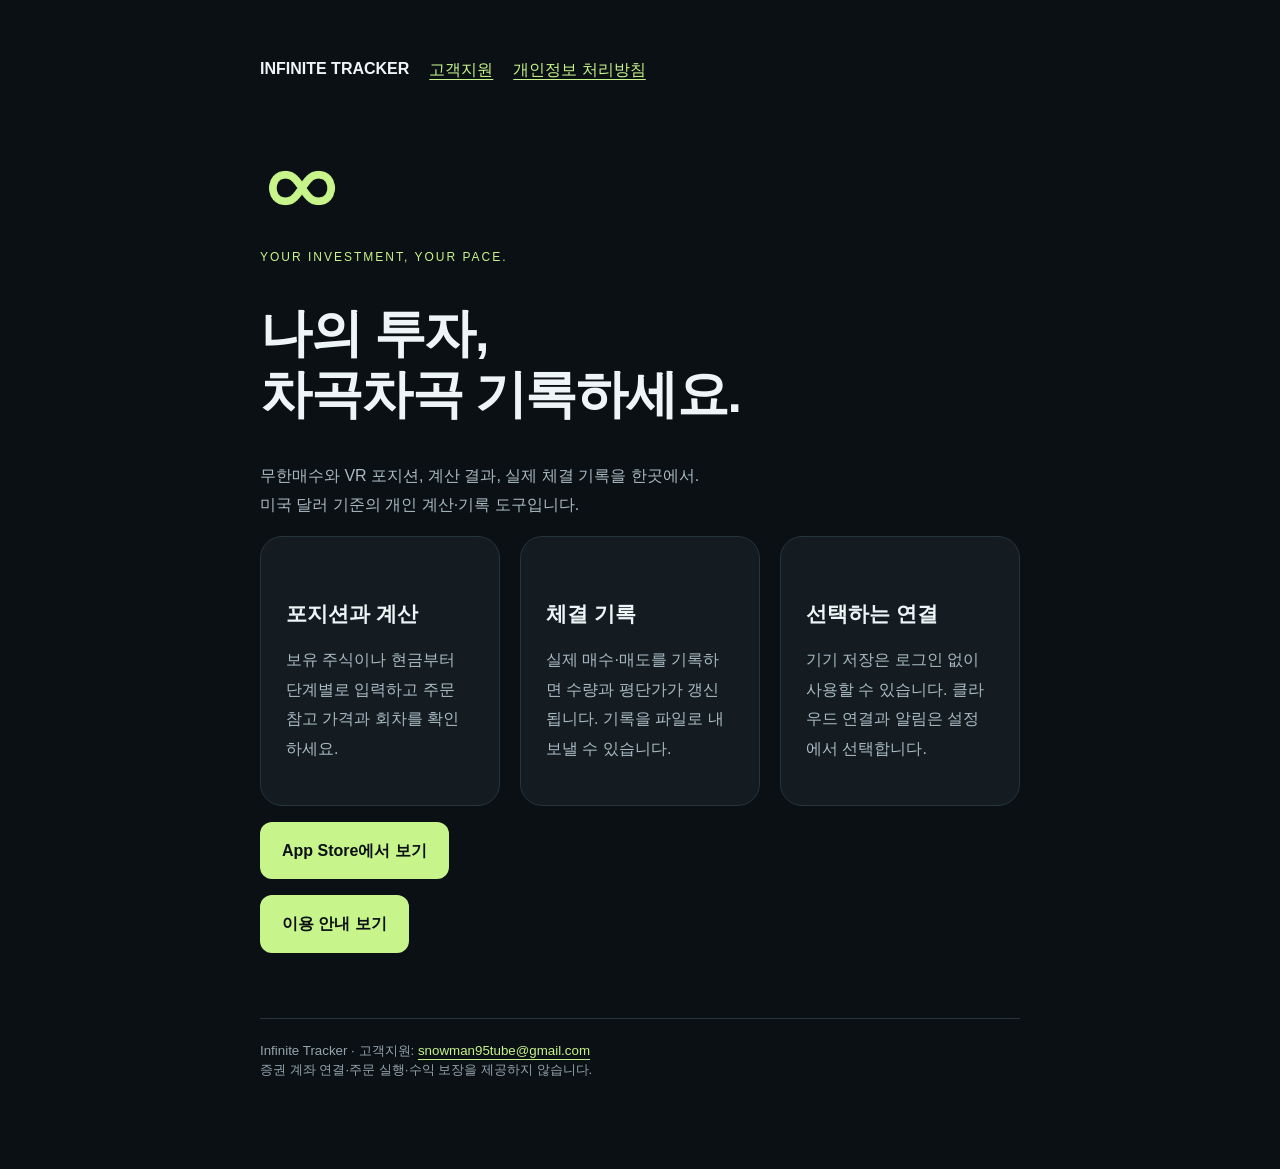
<file: index.html>
<!doctype html><html lang="ko"><head><meta charset="utf-8"><meta name="viewport" content="width=device-width,initial-scale=1"><title>Infinite Tracker · 무한매수와 VR 기록</title><meta name="description" content="무한매수·VR 포지션, 계산 결과, 실제 체결 기록을 한곳에서 확인하는 개인 투자 기록 도구."><link rel="stylesheet" href="style.css"></head><body><main><nav><strong>INFINITE TRACKER</strong><a href="support.html">고객지원</a><a href="privacy.html">개인정보 처리방침</a></nav><img src="icon.png" alt="Infinite Tracker 아이콘"><p class="tag">YOUR INVESTMENT, YOUR PACE.</p><h1>나의 투자,<br>차곡차곡 기록하세요.</h1><p>무한매수와 VR 포지션, 계산 결과, 실제 체결 기록을 한곳에서.<br>미국 달러 기준의 개인 계산·기록 도구입니다.</p><div class="grid"><section class="card"><h2>포지션과 계산</h2><p>보유 주식이나 현금부터 단계별로 입력하고 주문 참고 가격과 회차를 확인하세요.</p></section><section class="card"><h2>체결 기록</h2><p>실제 매수·매도를 기록하면 수량과 평단가가 갱신됩니다. 기록을 파일로 내보낼 수 있습니다.</p></section><section class="card"><h2>선택하는 연결</h2><p>기기 저장은 로그인 없이 사용할 수 있습니다. 클라우드 연결과 알림은 설정에서 선택합니다.</p></section></div><p><a class="button" href="https://apps.apple.com/kr/app/id6818009959">App Store에서 보기</a></p><p><a class="button" href="support.html">이용 안내 보기</a></p><footer><small>Infinite Tracker · 고객지원: <a href="mailto:snowman95tube@gmail.com">snowman95tube@gmail.com</a><br>증권 계좌 연결·주문 실행·수익 보장을 제공하지 않습니다.</small></footer></main></body></html>
</file>
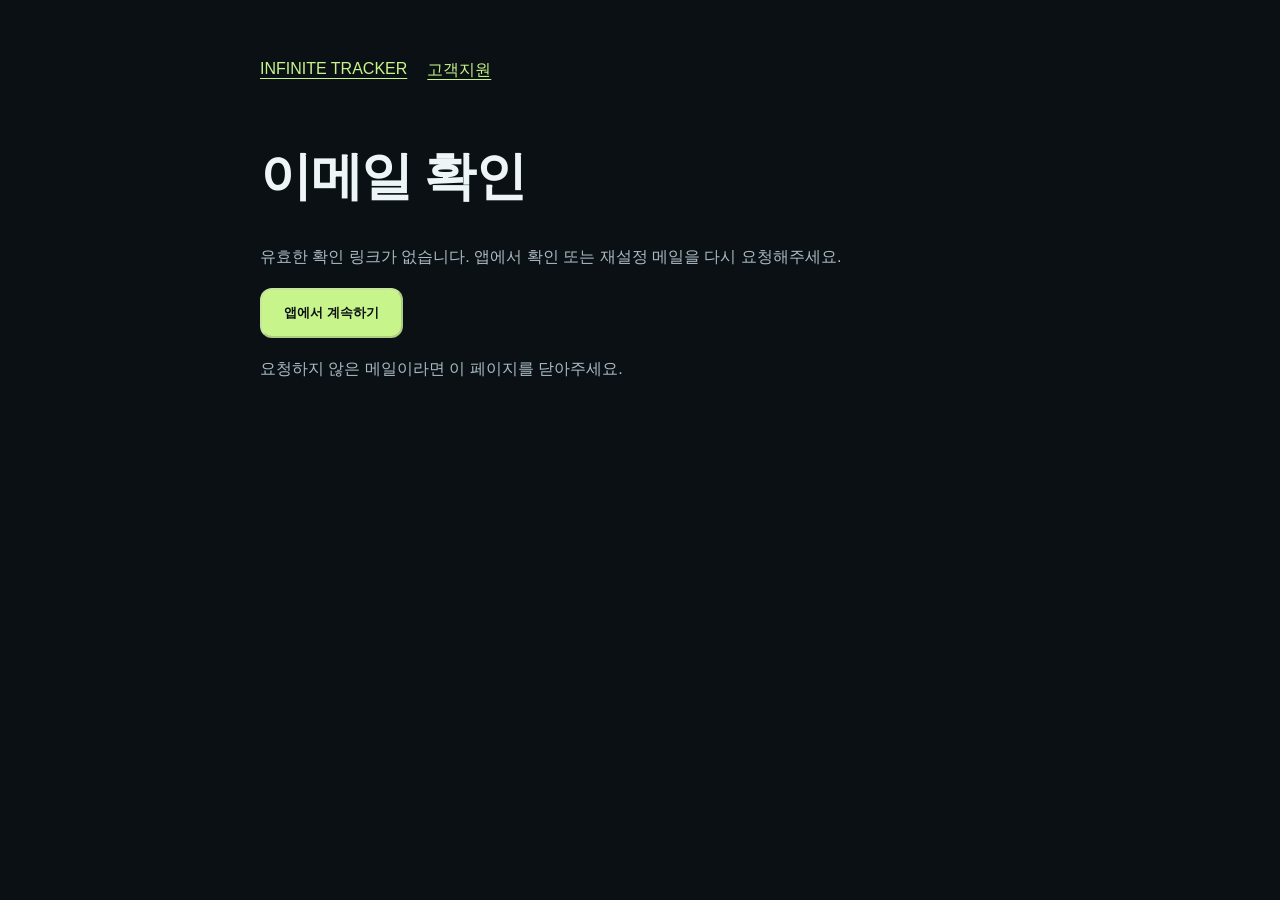
<file: auth.html>
<!doctype html>
<html lang="ko">
<head>
  <meta charset="utf-8">
  <meta name="viewport" content="width=device-width,initial-scale=1">
  <meta name="referrer" content="no-referrer">
  <title>Infinite Tracker 이메일 확인</title>
  <link rel="stylesheet" href="style.css">
</head>
<body>
  <main>
    <nav><a href="index.html">INFINITE TRACKER</a><a href="support.html">고객지원</a></nav>
    <h1 id="heading">이메일 확인</h1>
    <p id="message">Infinite Tracker가 설치된 아이폰에서 아래 버튼을 눌러주세요.</p>
    <button class="button" id="confirm" type="button" disabled>앱에서 계속하기</button>
    <p>요청하지 않은 메일이라면 이 페이지를 닫아주세요.</p>
  </main>
  <script>
    const button = document.getElementById('confirm');
    function receiveLink() {
      const params = new URLSearchParams(location.hash.slice(1));
      const token = params.get('token_hash');
      const type = params.get('type');
      history.replaceState(null, '', location.pathname);
      button.disabled = true;
      button.onclick = null;
      button.textContent = '앱에서 계속하기';
      if (token && /^[a-f0-9]{56,64}$/.test(token) && ['signup', 'recovery'].includes(type)) {
        document.getElementById('heading').textContent = type === 'recovery' ? '비밀번호 재설정' : '이메일 확인';
        document.getElementById('message').textContent = 'Infinite Tracker가 설치된 아이폰에서 아래 버튼을 눌러주세요.';
        button.disabled = false;
        button.onclick = () => {
          button.disabled = true;
          button.textContent = '앱으로 연결 중…';
          const url = new URL('https://phxilclqfhakirwznknr.supabase.co/auth/v1/verify');
          url.search = new URLSearchParams({ token, type, redirect_to: 'infinitetracker://auth-callback' });
          location.assign(url.href);
        };
      } else {
        document.getElementById('message').textContent = '유효한 확인 링크가 없습니다. 앱에서 확인 또는 재설정 메일을 다시 요청해주세요.';
      }
    }
    receiveLink();
    window.addEventListener('hashchange', receiveLink);
  </script>
</body>
</html>
</file>
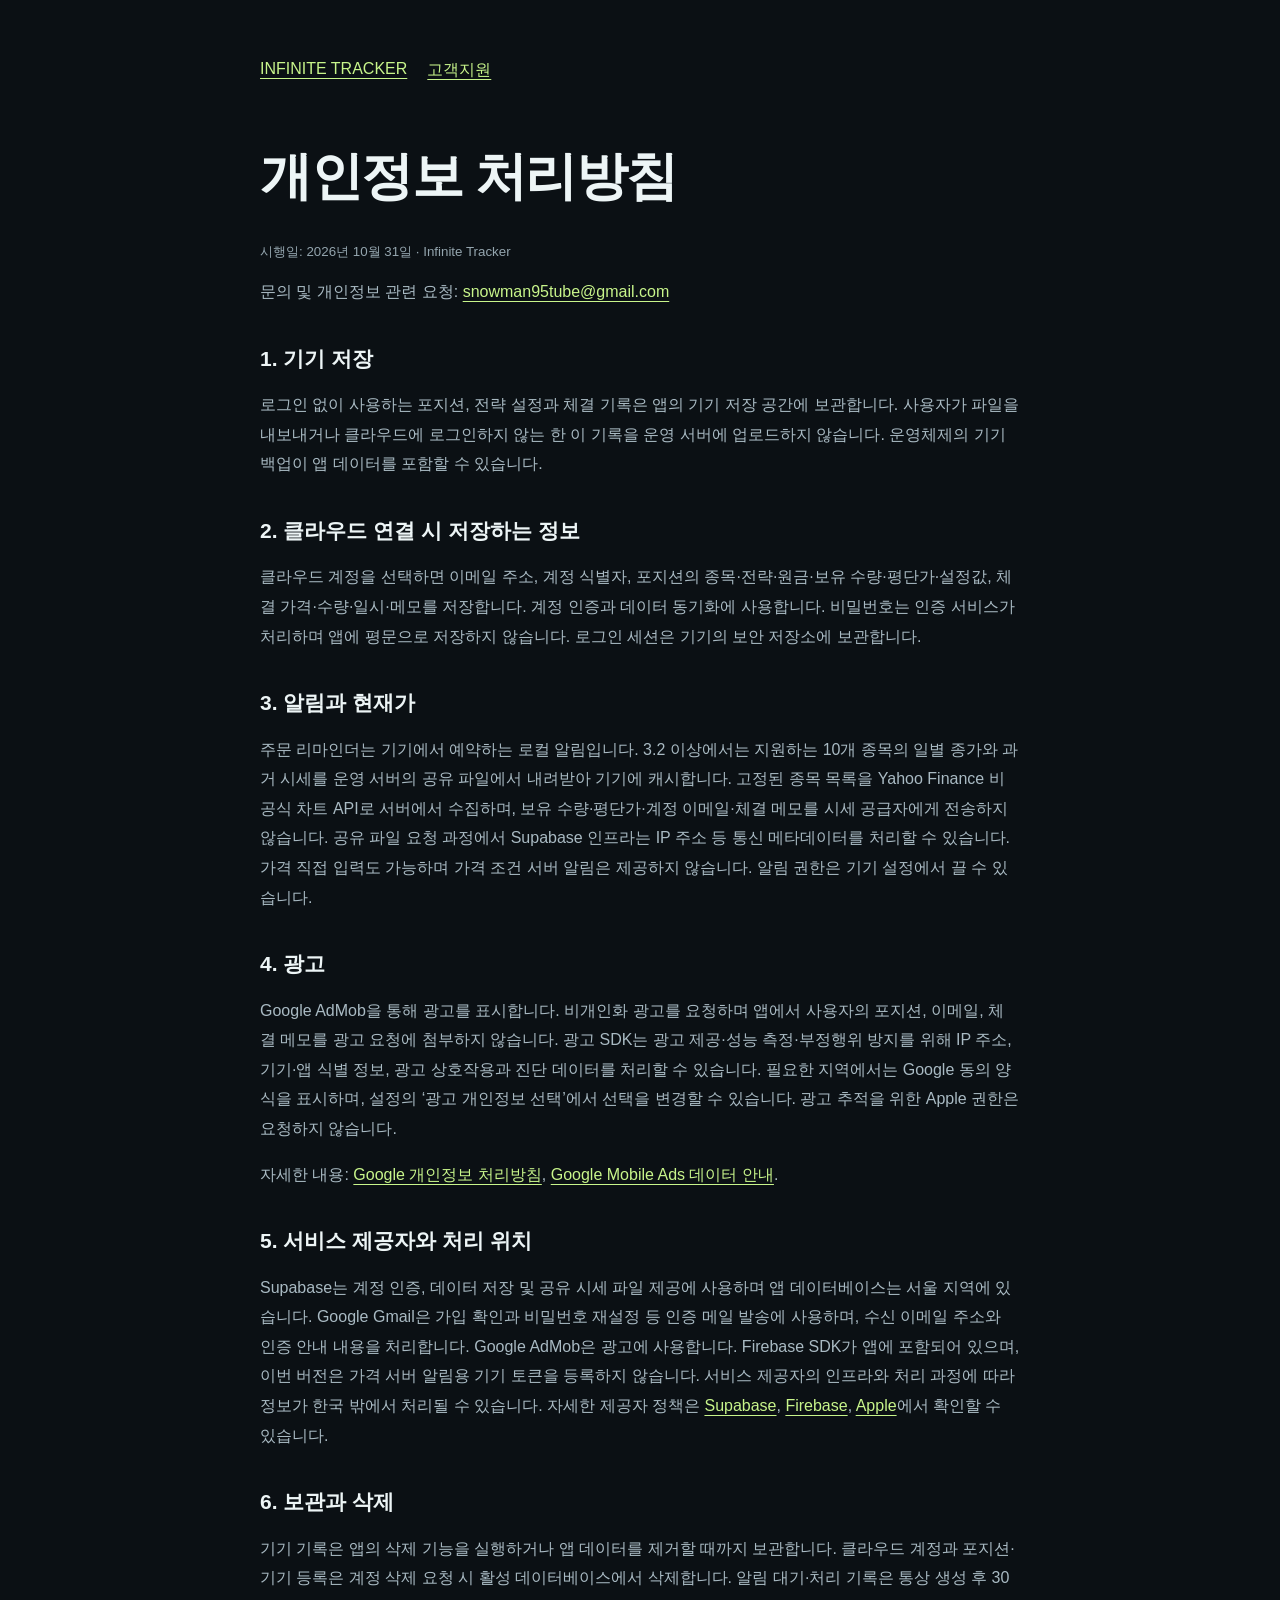
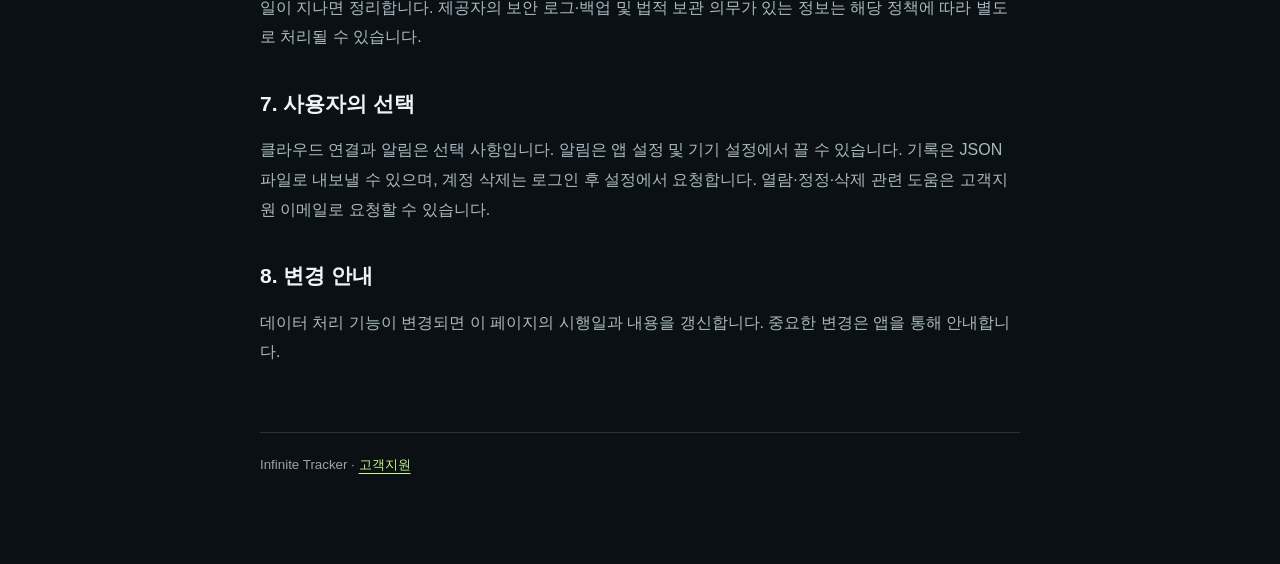
<file: privacy.html>
<!doctype html><html lang="ko"><head><meta charset="utf-8"><meta name="viewport" content="width=device-width,initial-scale=1"><title>Infinite Tracker 개인정보 처리방침</title><link rel="stylesheet" href="style.css"></head><body><main><nav><a href="index.html">INFINITE TRACKER</a><a href="support.html">고객지원</a></nav><h1>개인정보 처리방침</h1><small>시행일: 2026년 10월 31일 · Infinite Tracker</small><p>문의 및 개인정보 관련 요청: <a href="mailto:snowman95tube@gmail.com">snowman95tube@gmail.com</a></p><h2>1. 기기 저장</h2><p>로그인 없이 사용하는 포지션, 전략 설정과 체결 기록은 앱의 기기 저장 공간에 보관합니다. 사용자가 파일을 내보내거나 클라우드에 로그인하지 않는 한 이 기록을 운영 서버에 업로드하지 않습니다. 운영체제의 기기 백업이 앱 데이터를 포함할 수 있습니다.</p><h2>2. 클라우드 연결 시 저장하는 정보</h2><p>클라우드 계정을 선택하면 이메일 주소, 계정 식별자, 포지션의 종목·전략·원금·보유 수량·평단가·설정값, 체결 가격·수량·일시·메모를 저장합니다. 계정 인증과 데이터 동기화에 사용합니다. 비밀번호는 인증 서비스가 처리하며 앱에 평문으로 저장하지 않습니다. 로그인 세션은 기기의 보안 저장소에 보관합니다.</p><h2>3. 알림과 현재가</h2><p>주문 리마인더는 기기에서 예약하는 로컬 알림입니다. 3.2 이상에서는 지원하는 10개 종목의 일별 종가와 과거 시세를 운영 서버의 공유 파일에서 내려받아 기기에 캐시합니다. 고정된 종목 목록을 Yahoo Finance 비공식 차트 API로 서버에서 수집하며, 보유 수량·평단가·계정 이메일·체결 메모를 시세 공급자에게 전송하지 않습니다. 공유 파일 요청 과정에서 Supabase 인프라는 IP 주소 등 통신 메타데이터를 처리할 수 있습니다. 가격 직접 입력도 가능하며 가격 조건 서버 알림은 제공하지 않습니다. 알림 권한은 기기 설정에서 끌 수 있습니다.</p><h2>4. 광고</h2><p>Google AdMob을 통해 광고를 표시합니다. 비개인화 광고를 요청하며 앱에서 사용자의 포지션, 이메일, 체결 메모를 광고 요청에 첨부하지 않습니다. 광고 SDK는 광고 제공·성능 측정·부정행위 방지를 위해 IP 주소, 기기·앱 식별 정보, 광고 상호작용과 진단 데이터를 처리할 수 있습니다. 필요한 지역에서는 Google 동의 양식을 표시하며, 설정의 ‘광고 개인정보 선택’에서 선택을 변경할 수 있습니다. 광고 추적을 위한 Apple 권한은 요청하지 않습니다.</p><p>자세한 내용: <a href="https://policies.google.com/privacy">Google 개인정보 처리방침</a>, <a href="https://developers.google.com/admob/ios/privacy/data-disclosure">Google Mobile Ads 데이터 안내</a>.</p><h2>5. 서비스 제공자와 처리 위치</h2><p>Supabase는 계정 인증, 데이터 저장 및 공유 시세 파일 제공에 사용하며 앱 데이터베이스는 서울 지역에 있습니다. Google Gmail은 가입 확인과 비밀번호 재설정 등 인증 메일 발송에 사용하며, 수신 이메일 주소와 인증 안내 내용을 처리합니다. Google AdMob은 광고에 사용합니다. Firebase SDK가 앱에 포함되어 있으며, 이번 버전은 가격 서버 알림용 기기 토큰을 등록하지 않습니다. 서비스 제공자의 인프라와 처리 과정에 따라 정보가 한국 밖에서 처리될 수 있습니다. 자세한 제공자 정책은 <a href="https://supabase.com/privacy">Supabase</a>, <a href="https://firebase.google.com/support/privacy">Firebase</a>, <a href="https://www.apple.com/legal/privacy/">Apple</a>에서 확인할 수 있습니다.</p><h2>6. 보관과 삭제</h2><p>기기 기록은 앱의 삭제 기능을 실행하거나 앱 데이터를 제거할 때까지 보관합니다. 클라우드 계정과 포지션·기기 등록은 계정 삭제 요청 시 활성 데이터베이스에서 삭제합니다. 알림 대기·처리 기록은 통상 생성 후 30일이 지나면 정리합니다. 제공자의 보안 로그·백업 및 법적 보관 의무가 있는 정보는 해당 정책에 따라 별도로 처리될 수 있습니다.</p><h2>7. 사용자의 선택</h2><p>클라우드 연결과 알림은 선택 사항입니다. 알림은 앱 설정 및 기기 설정에서 끌 수 있습니다. 기록은 JSON 파일로 내보낼 수 있으며, 계정 삭제는 로그인 후 설정에서 요청합니다. 열람·정정·삭제 관련 도움은 고객지원 이메일로 요청할 수 있습니다.</p><h2>8. 변경 안내</h2><p>데이터 처리 기능이 변경되면 이 페이지의 시행일과 내용을 갱신합니다. 중요한 변경은 앱을 통해 안내합니다.</p><footer><small>Infinite Tracker · <a href="support.html">고객지원</a></small></footer></main></body></html>
</file>
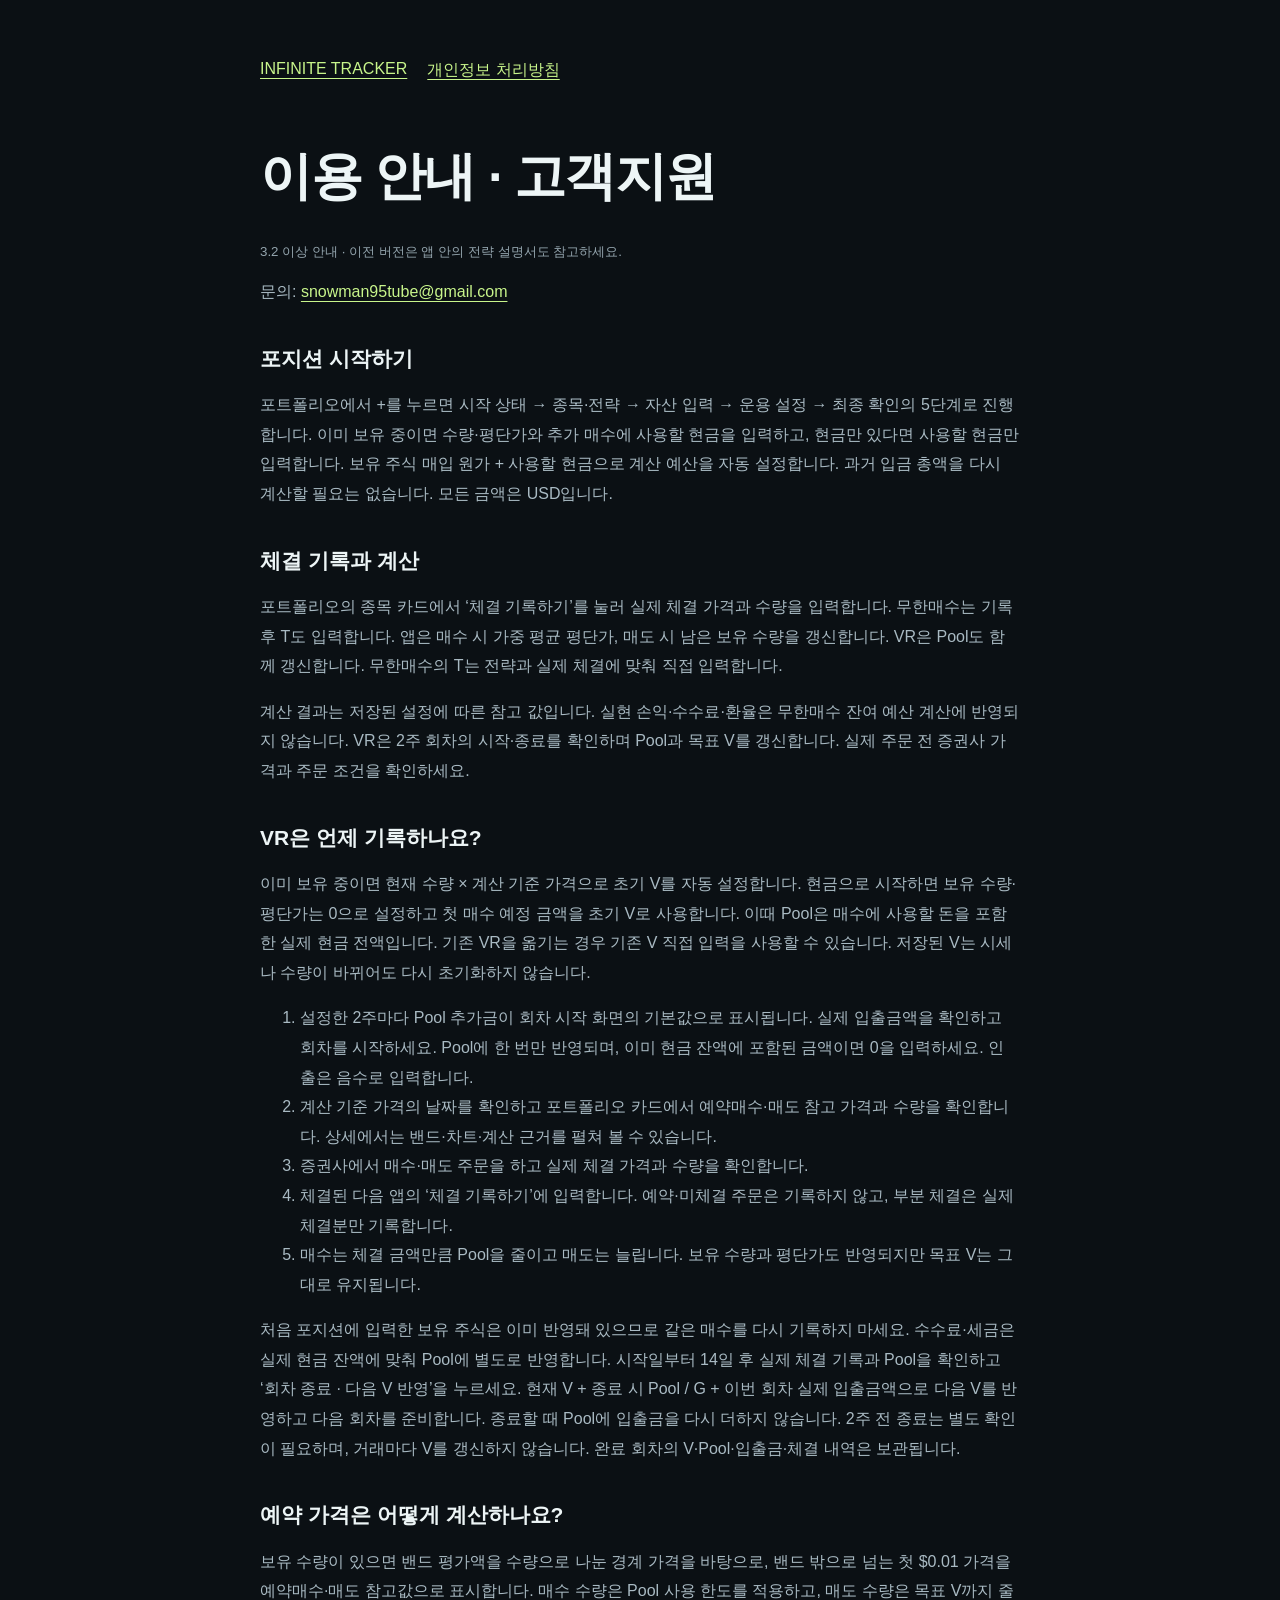
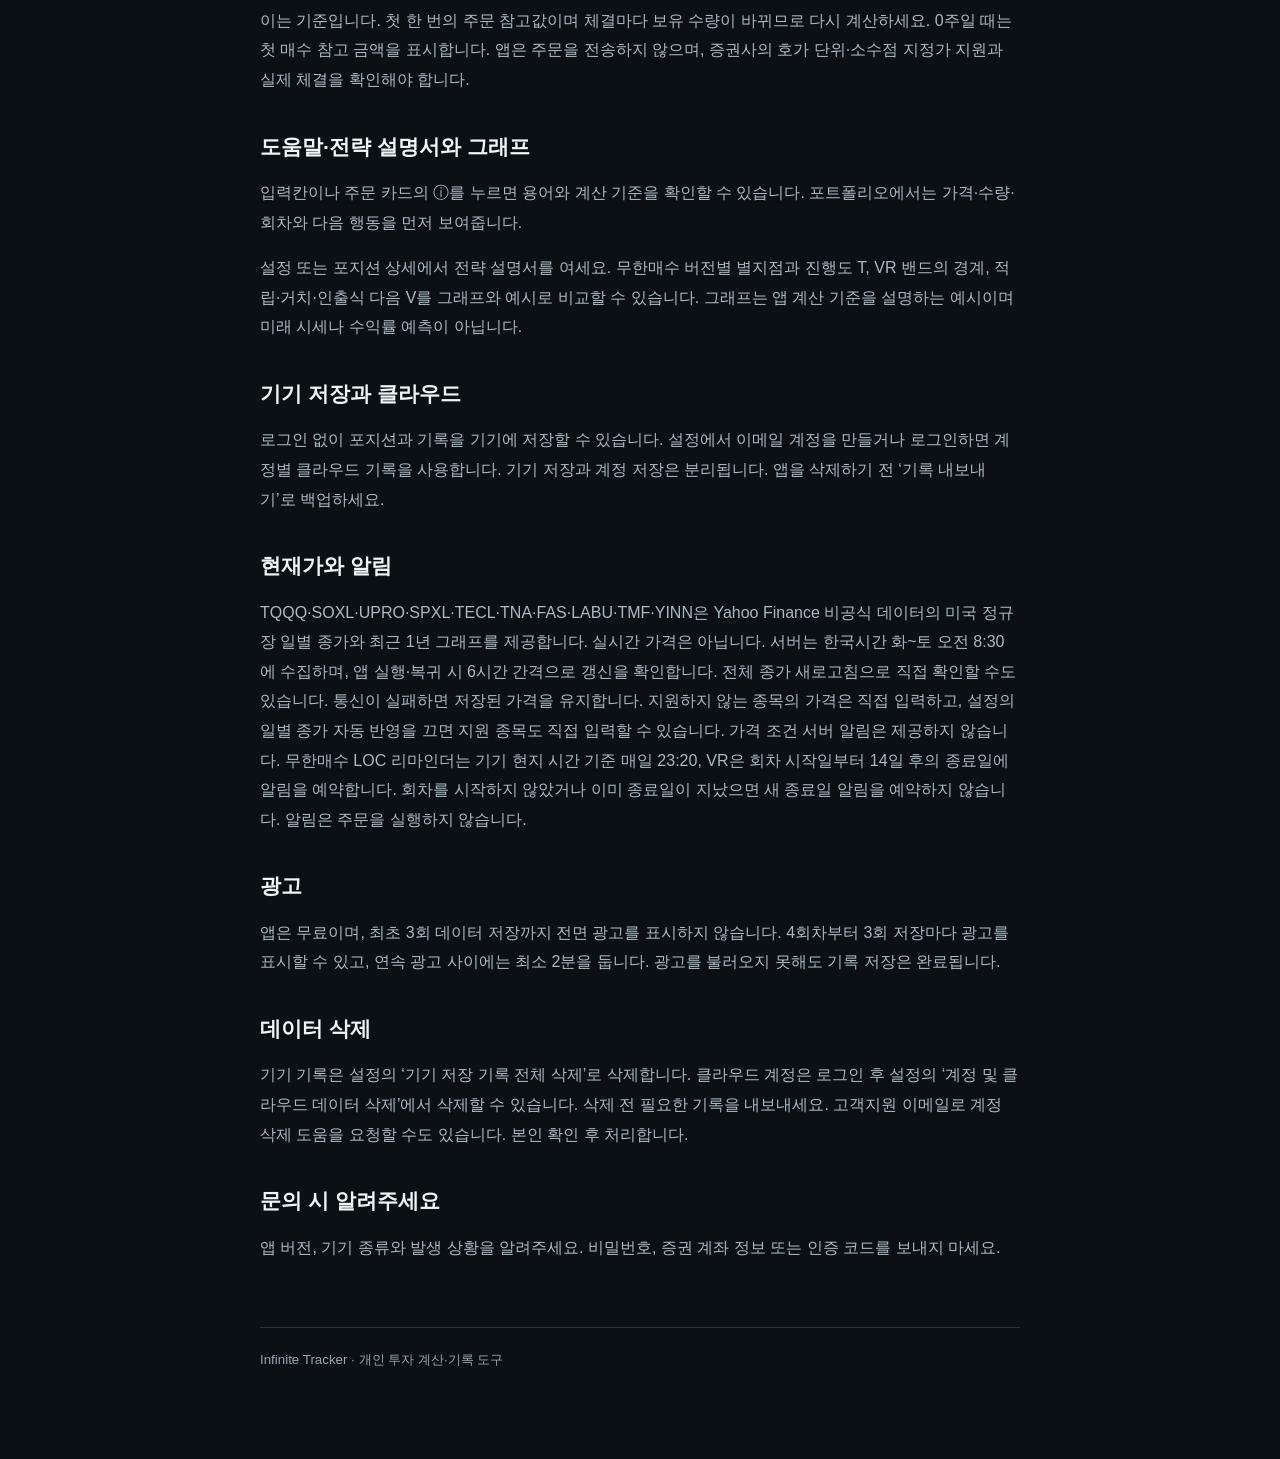
<file: support.html>
<!doctype html><html lang="ko"><head><meta charset="utf-8"><meta name="viewport" content="width=device-width,initial-scale=1"><title>Infinite Tracker 고객지원</title><link rel="stylesheet" href="style.css"></head><body><main><nav><a href="index.html">INFINITE TRACKER</a><a href="privacy.html">개인정보 처리방침</a></nav><h1>이용 안내 · 고객지원</h1><small>3.2 이상 안내 · 이전 버전은 앱 안의 전략 설명서도 참고하세요.</small><p>문의: <a href="mailto:snowman95tube@gmail.com">snowman95tube@gmail.com</a></p><h2>포지션 시작하기</h2><p>포트폴리오에서 +를 누르면 시작 상태 → 종목·전략 → 자산 입력 → 운용 설정 → 최종 확인의 5단계로 진행합니다. 이미 보유 중이면 수량·평단가와 추가 매수에 사용할 현금을 입력하고, 현금만 있다면 사용할 현금만 입력합니다. 보유 주식 매입 원가 + 사용할 현금으로 계산 예산을 자동 설정합니다. 과거 입금 총액을 다시 계산할 필요는 없습니다. 모든 금액은 USD입니다.</p><h2>체결 기록과 계산</h2><p>포트폴리오의 종목 카드에서 ‘체결 기록하기’를 눌러 실제 체결 가격과 수량을 입력합니다. 무한매수는 기록 후 T도 입력합니다. 앱은 매수 시 가중 평균 평단가, 매도 시 남은 보유 수량을 갱신합니다. VR은 Pool도 함께 갱신합니다. 무한매수의 T는 전략과 실제 체결에 맞춰 직접 입력합니다.</p><p>계산 결과는 저장된 설정에 따른 참고 값입니다. 실현 손익·수수료·환율은 무한매수 잔여 예산 계산에 반영되지 않습니다. VR은 2주 회차의 시작·종료를 확인하며 Pool과 목표 V를 갱신합니다. 실제 주문 전 증권사 가격과 주문 조건을 확인하세요.</p><h2>VR은 언제 기록하나요?</h2><p>이미 보유 중이면 현재 수량 × 계산 기준 가격으로 초기 V를 자동 설정합니다. 현금으로 시작하면 보유 수량·평단가는 0으로 설정하고 첫 매수 예정 금액을 초기 V로 사용합니다. 이때 Pool은 매수에 사용할 돈을 포함한 실제 현금 전액입니다. 기존 VR을 옮기는 경우 기존 V 직접 입력을 사용할 수 있습니다. 저장된 V는 시세나 수량이 바뀌어도 다시 초기화하지 않습니다.</p><ol><li>설정한 2주마다 Pool 추가금이 회차 시작 화면의 기본값으로 표시됩니다. 실제 입출금액을 확인하고 회차를 시작하세요. Pool에 한 번만 반영되며, 이미 현금 잔액에 포함된 금액이면 0을 입력하세요. 인출은 음수로 입력합니다.</li><li>계산 기준 가격의 날짜를 확인하고 포트폴리오 카드에서 예약매수·매도 참고 가격과 수량을 확인합니다. 상세에서는 밴드·차트·계산 근거를 펼쳐 볼 수 있습니다.</li><li>증권사에서 매수·매도 주문을 하고 실제 체결 가격과 수량을 확인합니다.</li><li>체결된 다음 앱의 ‘체결 기록하기’에 입력합니다. 예약·미체결 주문은 기록하지 않고, 부분 체결은 실제 체결분만 기록합니다.</li><li>매수는 체결 금액만큼 Pool을 줄이고 매도는 늘립니다. 보유 수량과 평단가도 반영되지만 목표 V는 그대로 유지됩니다.</li></ol><p>처음 포지션에 입력한 보유 주식은 이미 반영돼 있으므로 같은 매수를 다시 기록하지 마세요. 수수료·세금은 실제 현금 잔액에 맞춰 Pool에 별도로 반영합니다. 시작일부터 14일 후 실제 체결 기록과 Pool을 확인하고 ‘회차 종료 · 다음 V 반영’을 누르세요. 현재 V + 종료 시 Pool / G + 이번 회차 실제 입출금액으로 다음 V를 반영하고 다음 회차를 준비합니다. 종료할 때 Pool에 입출금을 다시 더하지 않습니다. 2주 전 종료는 별도 확인이 필요하며, 거래마다 V를 갱신하지 않습니다. 완료 회차의 V·Pool·입출금·체결 내역은 보관됩니다.</p><h2>예약 가격은 어떻게 계산하나요?</h2><p>보유 수량이 있으면 밴드 평가액을 수량으로 나눈 경계 가격을 바탕으로, 밴드 밖으로 넘는 첫 $0.01 가격을 예약매수·매도 참고값으로 표시합니다. 매수 수량은 Pool 사용 한도를 적용하고, 매도 수량은 목표 V까지 줄이는 기준입니다. 첫 한 번의 주문 참고값이며 체결마다 보유 수량이 바뀌므로 다시 계산하세요. 0주일 때는 첫 매수 참고 금액을 표시합니다. 앱은 주문을 전송하지 않으며, 증권사의 호가 단위·소수점 지정가 지원과 실제 체결을 확인해야 합니다.</p><h2>도움말·전략 설명서와 그래프</h2><p>입력칸이나 주문 카드의 ⓘ를 누르면 용어와 계산 기준을 확인할 수 있습니다. 포트폴리오에서는 가격·수량·회차와 다음 행동을 먼저 보여줍니다.</p><p>설정 또는 포지션 상세에서 전략 설명서를 여세요. 무한매수 버전별 별지점과 진행도 T, VR 밴드의 경계, 적립·거치·인출식 다음 V를 그래프와 예시로 비교할 수 있습니다. 그래프는 앱 계산 기준을 설명하는 예시이며 미래 시세나 수익률 예측이 아닙니다.</p><h2>기기 저장과 클라우드</h2><p>로그인 없이 포지션과 기록을 기기에 저장할 수 있습니다. 설정에서 이메일 계정을 만들거나 로그인하면 계정별 클라우드 기록을 사용합니다. 기기 저장과 계정 저장은 분리됩니다. 앱을 삭제하기 전 ‘기록 내보내기’로 백업하세요.</p><h2>현재가와 알림</h2><p>TQQQ·SOXL·UPRO·SPXL·TECL·TNA·FAS·LABU·TMF·YINN은 Yahoo Finance 비공식 데이터의 미국 정규장 일별 종가와 최근 1년 그래프를 제공합니다. 실시간 가격은 아닙니다. 서버는 한국시간 화~토 오전 8:30에 수집하며, 앱 실행·복귀 시 6시간 간격으로 갱신을 확인합니다. 전체 종가 새로고침으로 직접 확인할 수도 있습니다. 통신이 실패하면 저장된 가격을 유지합니다. 지원하지 않는 종목의 가격은 직접 입력하고, 설정의 일별 종가 자동 반영을 끄면 지원 종목도 직접 입력할 수 있습니다. 가격 조건 서버 알림은 제공하지 않습니다. 무한매수 LOC 리마인더는 기기 현지 시간 기준 매일 23:20, VR은 회차 시작일부터 14일 후의 종료일에 알림을 예약합니다. 회차를 시작하지 않았거나 이미 종료일이 지났으면 새 종료일 알림을 예약하지 않습니다. 알림은 주문을 실행하지 않습니다.</p><h2>광고</h2><p>앱은 무료이며, 최초 3회 데이터 저장까지 전면 광고를 표시하지 않습니다. 4회차부터 3회 저장마다 광고를 표시할 수 있고, 연속 광고 사이에는 최소 2분을 둡니다. 광고를 불러오지 못해도 기록 저장은 완료됩니다.</p><h2>데이터 삭제</h2><p>기기 기록은 설정의 ‘기기 저장 기록 전체 삭제’로 삭제합니다. 클라우드 계정은 로그인 후 설정의 ‘계정 및 클라우드 데이터 삭제’에서 삭제할 수 있습니다. 삭제 전 필요한 기록을 내보내세요. 고객지원 이메일로 계정 삭제 도움을 요청할 수도 있습니다. 본인 확인 후 처리합니다.</p><h2>문의 시 알려주세요</h2><p>앱 버전, 기기 종류와 발생 상황을 알려주세요. 비밀번호, 증권 계좌 정보 또는 인증 코드를 보내지 마세요.</p><footer><small>Infinite Tracker · 개인 투자 계산·기록 도구</small></footer></main></body></html>
</file>
<file: style.css>
:root{color-scheme:dark;font-family:-apple-system,BlinkMacSystemFont,'Segoe UI',sans-serif;background:#0b1014;color:#edf5f6}body{margin:0}main{max-width:760px;margin:auto;padding:60px 24px 90px}nav{display:flex;gap:20px;flex-wrap:wrap;margin-bottom:65px}a{color:#c8f58b;text-underline-offset:4px}h1{font-size:clamp(32px,6vw,52px);letter-spacing:-1.5px;line-height:1.18}h2{margin-top:38px;font-size:21px}p,li{line-height:1.85;color:#a9bac3}small{color:#94a5ae}.tag{color:#c8f58b;letter-spacing:2px;font-size:12px}.card{background:#141c22;border:1px solid #26343e;border-radius:22px;padding:25px;margin:25px 0}.button{display:inline-block;padding:14px 22px;border-radius:12px;background:#c8f58b;color:#0b1014;font-weight:700;text-decoration:none}.grid{display:grid;grid-template-columns:repeat(auto-fit,minmax(200px,1fr));gap:20px}.grid .card{margin:0}footer{margin-top:65px;border-top:1px solid #26343e;padding-top:22px}img{width:84px;border-radius:22px}
</file>
